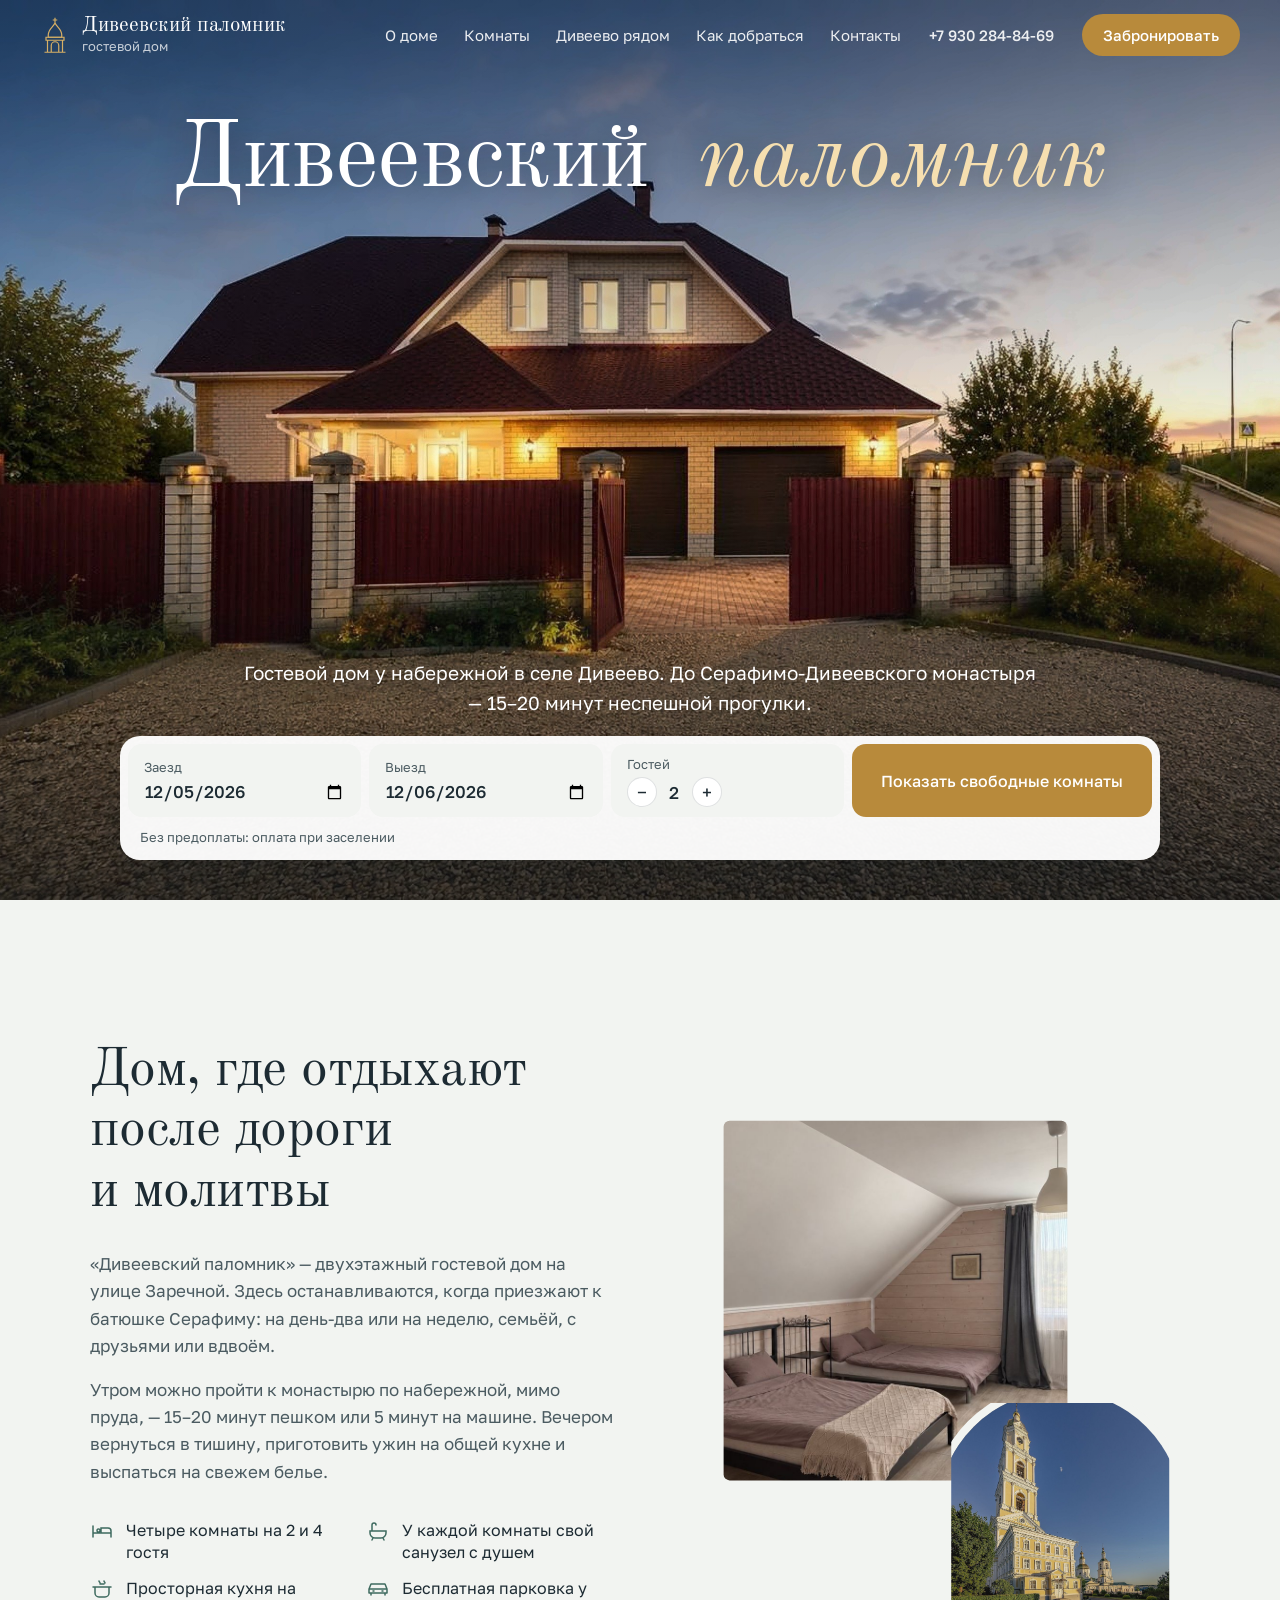
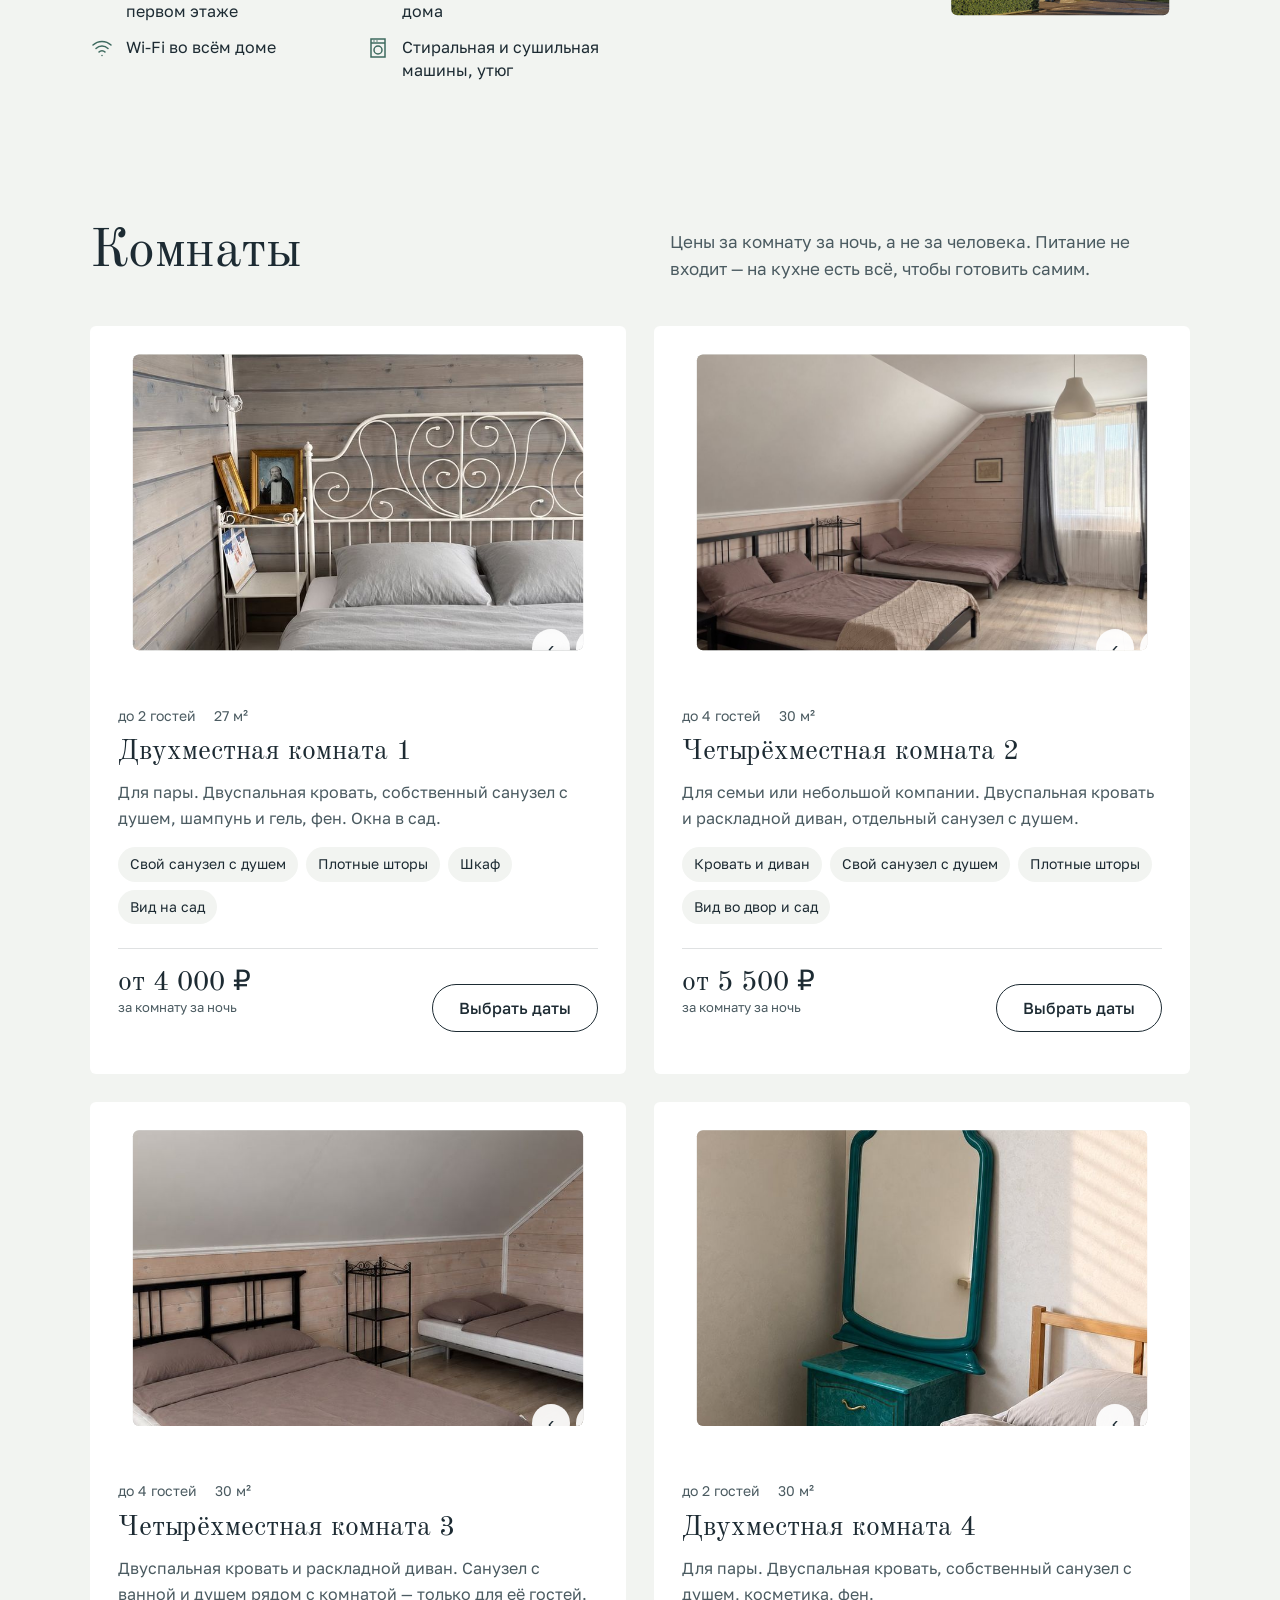
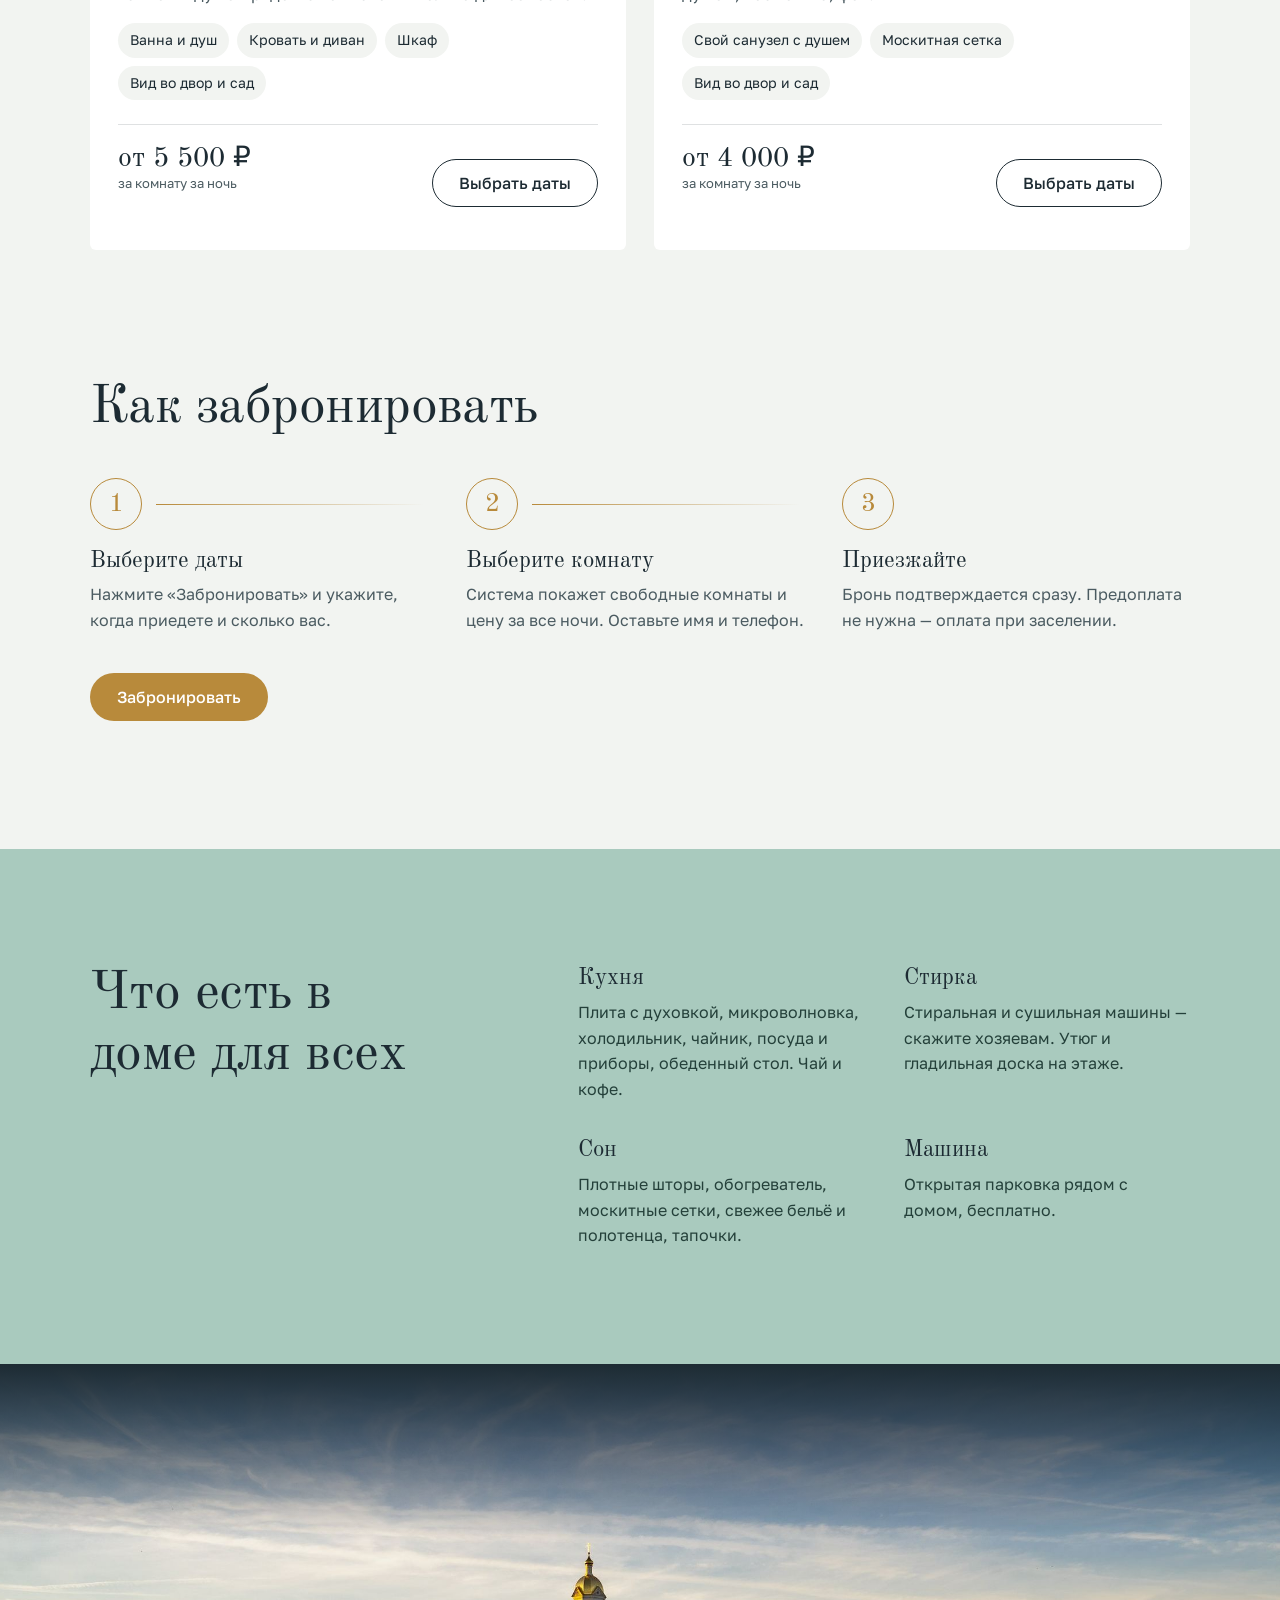
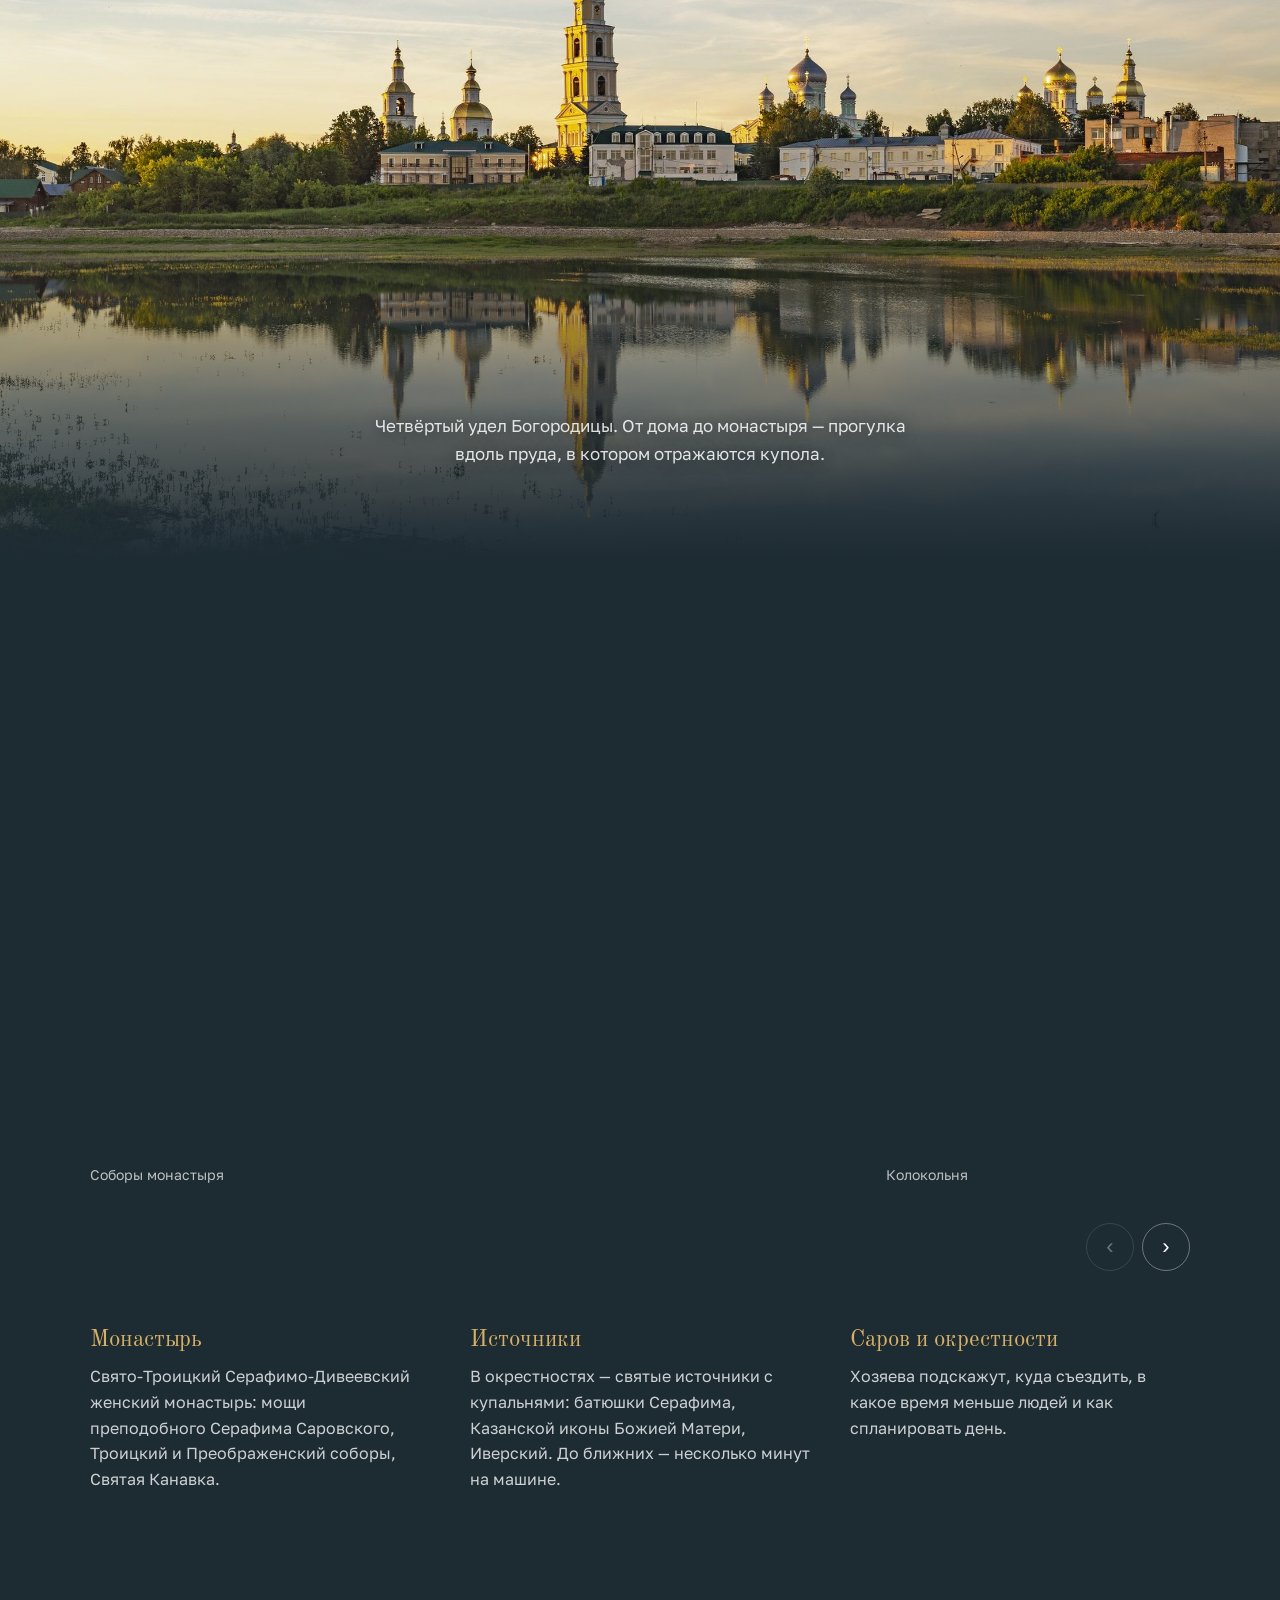
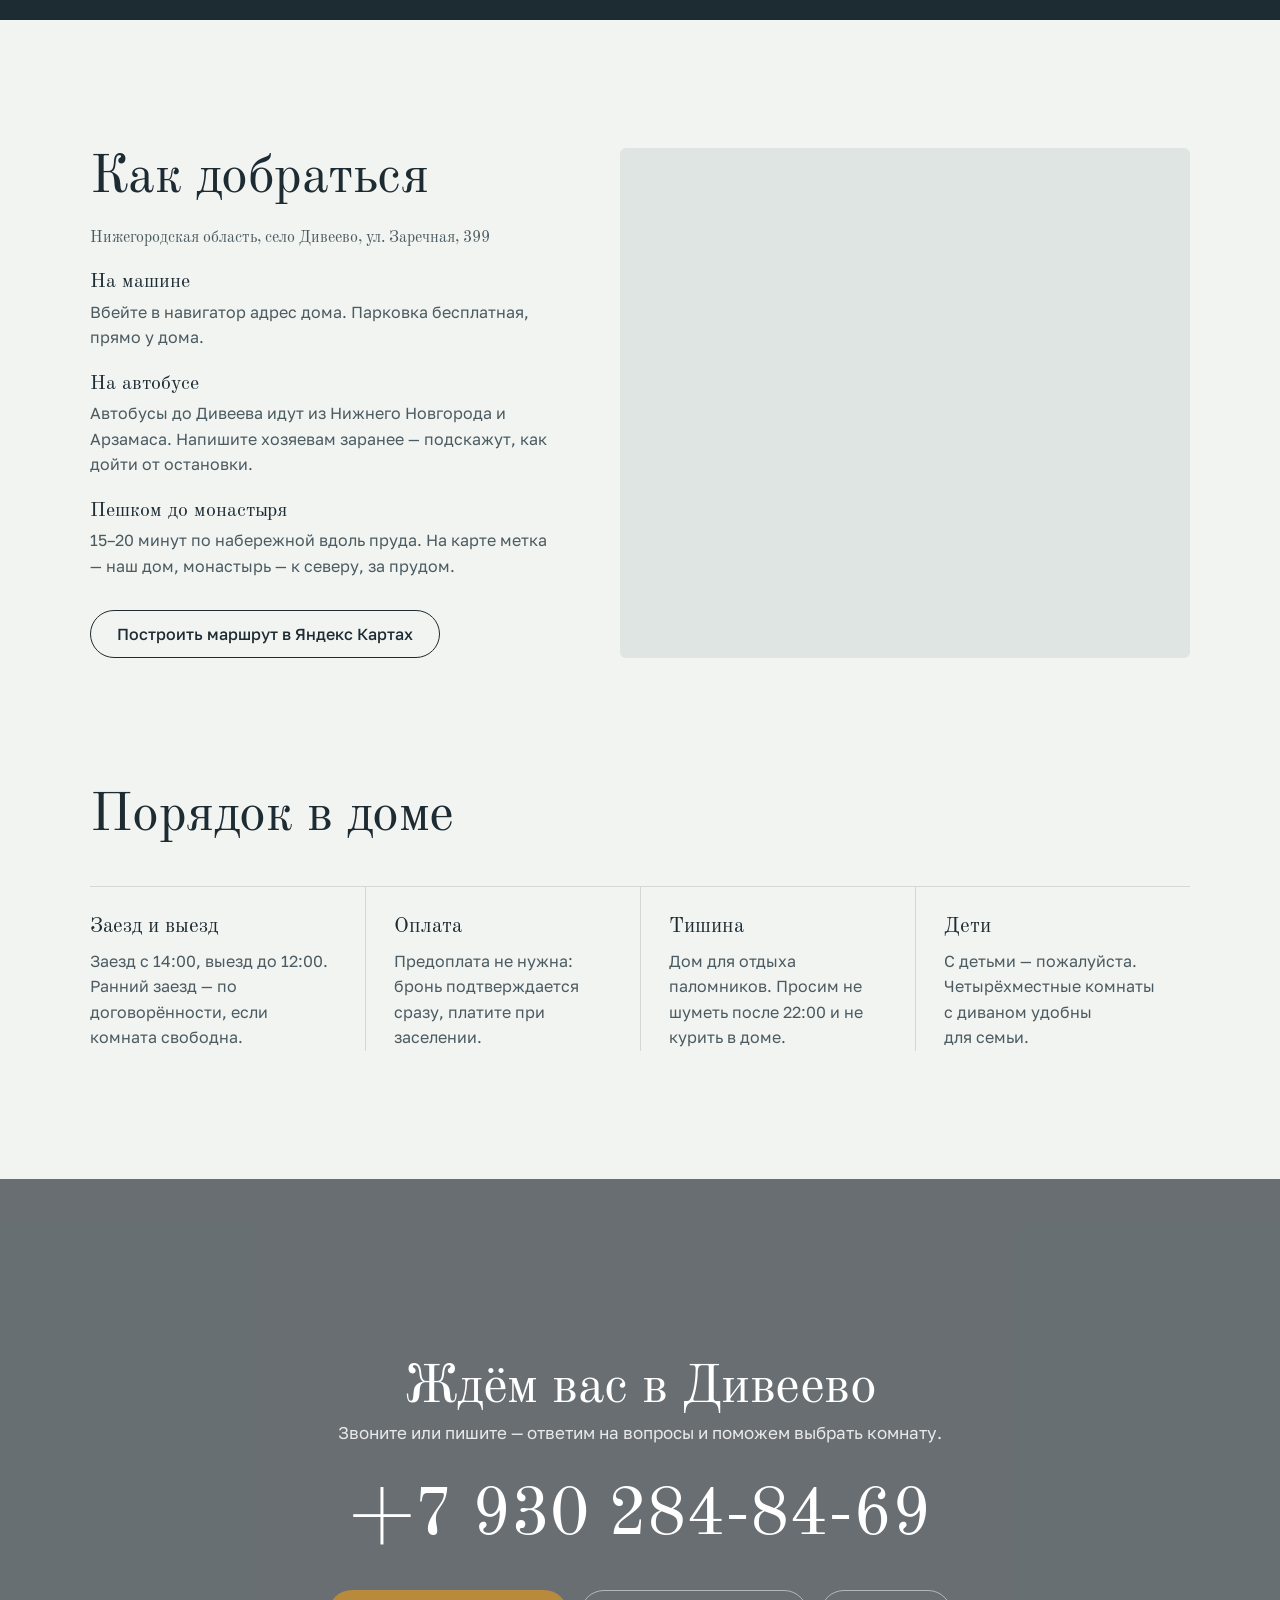
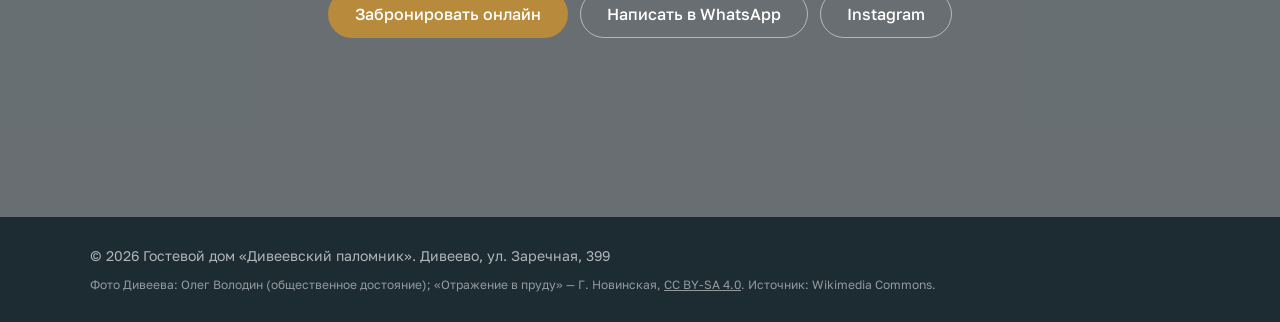
<file: index.html>
<!doctype html>
<html lang="ru">
<head>
<meta charset="utf-8">
<meta name="viewport" content="width=device-width, initial-scale=1">
<title>Дивеевский паломник — гостевой дом в Дивеево</title>
<meta name="description" content="Гостевой дом «Дивеевский паломник» в селе Дивеево: четыре комнаты с собственным санузлом, общая кухня, парковка. 15–20 минут пешком по набережной до Серафимо-Дивеевского монастыря. Онлайн-бронирование без предоплаты.">
<meta property="og:title" content="Дивеевский паломник — гостевой дом в Дивеево">
<meta property="og:description" content="Четыре комнаты в 15 минутах пешком от монастыря. Бронирование онлайн без предоплаты.">
<meta property="og:image" content="https://anilibriabro.github.io/diveevo-palomnik/img/og.jpg">
<meta property="og:url" content="https://anilibriabro.github.io/diveevo-palomnik/">
<link rel="canonical" href="https://anilibriabro.github.io/diveevo-palomnik/">
<meta property="og:type" content="website">
<meta name="theme-color" content="#1d2b33">
<meta http-equiv="Content-Security-Policy" content="default-src 'self'; script-src 'self'; style-src 'self'; img-src 'self' data:; font-src 'self'; frame-src https://www.openstreetmap.org; connect-src 'self'; base-uri 'self'; form-action 'self'; object-src 'none'">
<meta name="referrer" content="strict-origin-when-cross-origin">
<link rel="icon" href="img/favicon.svg" type="image/svg+xml">
<link rel="stylesheet" href="fonts/fonts.css?v=202610291808">
<link rel="preload" as="image" href="img/hero.jpg">
<link rel="stylesheet" href="styles.css?v=202610291808">
</head>
<body>

<a class="skip" href="#main">К содержанию</a>

<header class="top" data-top>
  <div class="top__in">
    <a class="brand" href="#" aria-label="Дивеевский паломник — на главную">
      <svg class="brand__mark" viewBox="0 0 40 48" aria-hidden="true"><use href="#dome"/></svg>
      <span class="brand__name" translate="no">Дивеевский паломник<small>гостевой дом</small></span>
    </a>
    <nav class="nav" aria-label="Разделы">
      <a href="#dom">О доме</a>
      <a href="#komnaty">Комнаты</a>
      <a href="#diveevo">Дивеево рядом</a>
      <a href="#doroga">Как добраться</a>
      <a href="#kontakty">Контакты</a>
    </nav>
    <a class="top__phone" href="tel:+79302848469">+7 930 284-84-69</a>
    <a class="btn btn--gold top__cta" href="booking.html">Забронировать</a>
    <button class="burger" type="button" aria-label="Открыть меню" aria-expanded="false" aria-controls="menu" data-burger><span></span><span></span></button>
  </div>
  <div class="menu" id="menu" hidden data-menu>
    <a href="#dom">О доме</a>
    <a href="#komnaty">Комнаты</a>
    <a href="#diveevo">Дивеево рядом</a>
    <a href="#doroga">Как добраться</a>
    <a href="#kontakty">Контакты</a>
    <a class="menu__phone" href="tel:+79302848469">+7 930 284-84-69</a>
  </div>
</header>

<main id="main">

<section class="hero" aria-labelledby="hero-title">
  <div class="hero__media" aria-hidden="true">
    <img src="img/hero-1600.jpg" srcset="img/hero-1600.jpg 1600w, img/hero.jpg 2560w" sizes="100vw" alt="" width="2560" height="1706" fetchpriority="high">
  </div>
  <div class="hero__shade" aria-hidden="true"></div>

  <div class="hero__body">
    <h1 class="hero__title" id="hero-title">
      <span class="hero__line">Дивеевский</span>
      <span class="hero__line">паломник</span>
    </h1>
  </div>

  <p class="hero__lead">Гостевой дом у набережной в селе Дивеево. До Серафимо-Дивеевского монастыря — 15–20&nbsp;минут неспешной прогулки.</p>

  <form class="search" action="booking.html" method="get" data-search>
    <label class="search__field">
      <span>Заезд</span>
      <input type="date" name="from" autocomplete="off" required data-from>
    </label>
    <label class="search__field">
      <span>Выезд</span>
      <input type="date" name="to" autocomplete="off" required data-to>
    </label>
    <div class="search__field search__field--guests">
      <span id="guests-label">Гостей</span>
      <div class="stepper" role="group" aria-labelledby="guests-label">
        <button type="button" aria-label="Меньше гостей" data-step="-1">−</button>
        <output data-guests aria-live="polite">2</output>
        <button type="button" aria-label="Больше гостей" data-step="1">+</button>
      </div>
    </div>
    <button class="btn btn--gold search__go" type="submit">Показать свободные комнаты</button>
    <p class="search__note">Без предоплаты: оплата при заселении</p>
  </form>
</section>

<section class="about" id="dom" aria-labelledby="about-title">
  <div class="wrap about__grid">
    <div class="about__text">
      <h2 id="about-title">Дом, где отдыхают после дороги и молитвы</h2>
      <p>«Дивеевский паломник» — двухэтажный гостевой дом на улице Заречной. Здесь останавливаются, когда приезжают к батюшке Серафиму: на день-два или на неделю, семьёй, с друзьями или вдвоём.</p>
      <p>Утром можно пройти к монастырю по набережной, мимо пруда, — 15–20 минут пешком или 5 минут на машине. Вечером вернуться в тишину, приготовить ужин на общей кухне и выспаться на свежем белье.</p>
      <ul class="facts">
        <li><svg aria-hidden="true"><use href="#i-bed"/></svg>Четыре комнаты на 2 и 4 гостя</li>
        <li><svg aria-hidden="true"><use href="#i-bath"/></svg>У каждой комнаты свой санузел с душем</li>
        <li><svg aria-hidden="true"><use href="#i-pot"/></svg>Просторная кухня на первом этаже</li>
        <li><svg aria-hidden="true"><use href="#i-car"/></svg>Бесплатная парковка у дома</li>
        <li><svg aria-hidden="true"><use href="#i-wifi"/></svg>Wi-Fi во всём доме</li>
        <li><svg aria-hidden="true"><use href="#i-wash"/></svg>Стиральная и сушильная машины, утюг</li>
      </ul>
    </div>
    <figure class="about__photos">
      <img class="about__p1" src="img/room2-1.jpg" alt="Четырёхместная комната под скатом крыши: кровать и диван" loading="lazy" width="1200" height="900">
      <img class="about__p2" src="img/tower.jpg" alt="Колокольня Дивеевского монастыря" loading="lazy" width="1600" height="1443">
    </figure>
  </div>
</section>

<section class="rooms" id="komnaty" aria-labelledby="rooms-title">
  <div class="wrap">
    <div class="section-head">
      <h2 id="rooms-title">Комнаты</h2>
      <p>Цены за комнату за ночь, а не за человека. Питание не входит — на кухне есть всё, чтобы готовить самим.</p>
    </div>
    <div class="rooms__list" data-rooms></div>
  </div>
</section>

<section class="steps" aria-labelledby="steps-title">
  <div class="wrap">
    <h2 id="steps-title">Как забронировать</h2>
    <ol class="steps__list">
      <li><h3>Выберите даты</h3><p>Нажмите «Забронировать» и укажите, когда приедете и сколько вас.</p></li>
      <li><h3>Выберите комнату</h3><p>Система покажет свободные комнаты и цену за все ночи. Оставьте имя и телефон.</p></li>
      <li><h3>Приезжайте</h3><p>Бронь подтверждается сразу. Предоплата не нужна — оплата при заселении.</p></li>
    </ol>
    <a class="btn btn--gold" href="booking.html">Забронировать</a>
  </div>
</section>

<section class="kitchen" aria-labelledby="kitchen-title">
  <div class="wrap kitchen__grid">
    <h2 id="kitchen-title">Что есть в доме для всех</h2>
    <dl class="kitchen__list">
      <div><dt>Кухня</dt><dd>Плита с духовкой, микроволновка, холодильник, чайник, посуда и приборы, обеденный стол. Чай и кофе.</dd></div>
      <div><dt>Стирка</dt><dd>Стиральная и сушильная машины — скажите хозяевам. Утюг и гладильная доска на этаже.</dd></div>
      <div><dt>Сон</dt><dd>Плотные шторы, обогреватель, москитные сетки, свежее бельё и полотенца, тапочки.</dd></div>
      <div><dt>Машина</dt><dd>Открытая парковка рядом с домом, бесплатно.</dd></div>
    </dl>
  </div>
</section>

<section class="place" id="diveevo" aria-labelledby="place-title">
  <div class="pond" data-pond>
    <img class="pond__img" src="img/pond.jpg" alt="Дивеевский монастырь над прудом на закате" loading="lazy" width="2400" height="1493">
    <div class="pond__shade" aria-hidden="true"></div>
    <div class="pond__body">
      <h2 class="pond__title" id="place-title">Дивеево рядом</h2>
      <div class="pond__reflect" aria-hidden="true">Дивеево рядом</div>
      <p>Четвёртый удел Богородицы. От дома до монастыря — прогулка вдоль пруда, в котором отражаются купола.</p>
    </div>
  </div>
  <div class="strip" data-strip tabindex="0" aria-label="Фотографии Дивеева">
    <figure><img src="img/place-1.jpg" alt="Соборы Дивеевского монастыря" loading="lazy" width="1600" height="1053"><figcaption>Соборы монастыря</figcaption></figure>
    <figure><img src="img/place-3.jpg" alt="Колокольня монастыря на фоне розового неба" loading="lazy" width="1600" height="1361"><figcaption>Колокольня</figcaption></figure>
    <figure><img src="img/place-4.jpg" alt="Монастырь отражается в пруду" loading="lazy" width="1600" height="1047"><figcaption>Отражение в пруду</figcaption></figure>
    <figure><img src="img/place-5.jpg" alt="Собор вечером, при луне" loading="lazy" width="1600" height="1217"><figcaption>Вечер у собора</figcaption></figure>
    <figure><img src="img/place-6.jpg" alt="Монастырский сад с деревянными крестами" loading="lazy" width="1600" height="1067"><figcaption>Монастырский сад</figcaption></figure>
  </div>
  <div class="wrap strip-nav">
    <button type="button" aria-label="Предыдущие фото" data-strip-step="-1">‹</button>
    <button type="button" aria-label="Следующие фото" data-strip-step="1">›</button>
  </div>
  <div class="wrap place__cols">
    <div>
      <h3>Монастырь</h3>
      <p>Свято-Троицкий Серафимо-Дивеевский женский монастырь: мощи преподобного Серафима Саровского, Троицкий и Преображенский соборы, Святая Канавка.</p>
    </div>
    <div>
      <h3>Источники</h3>
      <p>В окрестностях — святые источники с купальнями: батюшки Серафима, Казанской иконы Божией Матери, Иверский. До ближних — несколько минут на машине.</p>
    </div>
    <div>
      <h3>Саров и окрестности</h3>
      <p>Хозяева подскажут, куда съездить, в какое время меньше людей и как спланировать день.</p>
    </div>
  </div>
</section>

<section class="road" id="doroga" aria-labelledby="road-title">
  <div class="wrap road__grid">
    <div class="road__text">
      <h2 id="road-title">Как добраться</h2>
      <p class="road__addr">Нижегородская область, село Дивеево, ул.&nbsp;Заречная,&nbsp;399</p>
      <h3>На машине</h3>
      <p>Вбейте в навигатор адрес дома. Парковка бесплатная, прямо у дома.</p>
      <h3>На автобусе</h3>
      <p>Автобусы до Дивеева идут из Нижнего Новгорода и Арзамаса. Напишите хозяевам заранее — подскажут, как дойти от остановки.</p>
      <h3>Пешком до монастыря</h3>
      <p>15–20 минут по набережной вдоль пруда. На карте метка — наш дом, монастырь — к северу, за прудом.</p>
      <a class="btn btn--line" href="https://yandex.ru/maps/?rtext=~55.02346%2C43.24528&amp;rtt=auto" target="_blank" rel="noopener">Построить маршрут в Яндекс Картах</a>
    </div>
    <div class="road__map">
      <iframe title="Дом на карте" loading="lazy" src="https://www.openstreetmap.org/export/embed.html?bbox=43.2280%2C55.0190%2C43.2600%2C55.0460&amp;layer=mapnik&amp;marker=55.02346%2C43.24528"></iframe>
    </div>
  </div>
</section>

<section class="rules" aria-labelledby="rules-title">
  <div class="wrap">
    <h2 id="rules-title">Порядок в доме</h2>
    <div class="rules__grid">
      <div><h3>Заезд и выезд</h3><p>Заезд с 14:00, выезд до 12:00. Ранний заезд — по договорённости, если комната свободна.</p></div>
      <div><h3>Оплата</h3><p>Предоплата не нужна: бронь подтверждается сразу, платите при заселении.</p></div>
      <div><h3>Тишина</h3><p>Дом для отдыха паломников. Просим не шуметь после 22:00 и не курить в доме.</p></div>
      <div><h3>Дети</h3><p>С детьми — пожалуйста. Четырёхместные комнаты с диваном удобны для семьи.</p></div>
    </div>
  </div>
</section>

<section class="contact" id="kontakty" aria-labelledby="contact-title">
  <div class="contact__media" aria-hidden="true"><img src="img/evening.jpg" alt="" loading="lazy" width="1600" height="1071"></div>
  <div class="wrap contact__body">
    <h2 id="contact-title">Ждём вас в Дивеево</h2>
    <p>Звоните или пишите — ответим на вопросы и поможем выбрать комнату.</p>
    <a class="contact__phone" href="tel:+79302848469">+7 930 284-84-69</a>
    <div class="contact__links">
      <a class="btn btn--gold" href="booking.html">Забронировать онлайн</a>
      <a class="btn btn--ghost" href="https://wa.me/79302848469" target="_blank" rel="noopener">Написать в WhatsApp</a>
      <a class="btn btn--ghost" href="https://www.instagram.com/diveevo_palomnik/" target="_blank" rel="noopener">Instagram</a>
    </div>
  </div>
</section>

</main>

<footer class="foot">
  <div class="wrap foot__in">
    <p>© <span data-year>2026</span> Гостевой дом «Дивеевский паломник». Дивеево, ул. Заречная, 399</p>
    <p class="foot__credits">Фото Дивеева: Олег Володин (общественное достояние); «Отражение в пруду» — Г. Новинская, <a href="https://creativecommons.org/licenses/by-sa/4.0/deed.ru" target="_blank" rel="noopener">CC BY-SA 4.0</a>. Источник: Wikimedia Commons.</p>
  </div>
</footer>

<a class="float-book" href="booking.html" data-float>Забронировать</a>

<dialog class="lightbox" data-lightbox aria-label="Фото комнаты">
  <img alt="" data-lightbox-img>
  <button type="button" class="lightbox__close" aria-label="Закрыть" data-lightbox-close>×</button>
  <button type="button" class="lightbox__nav lightbox__nav--prev" aria-label="Предыдущее фото" data-lightbox-step="-1">‹</button>
  <button type="button" class="lightbox__nav lightbox__nav--next" aria-label="Следующее фото" data-lightbox-step="1">›</button>
</dialog>

<svg class="sprite" width="0" height="0" aria-hidden="true">
  <defs>
    <filter id="ripple" x="-5%" y="-20%" width="110%" height="140%">
      <feTurbulence type="fractalNoise" baseFrequency="0.008 0.09" numOctaves="2" seed="3" result="n" data-turb/>
      <feDisplacementMap in="SourceGraphic" in2="n" scale="9" xChannelSelector="R" yChannelSelector="G"/>
    </filter>
  </defs>
  <symbol id="dome" viewBox="0 0 40 48"><path d="M20 1v7M17 4h6M20 8c-2 5-9 8-9 16v3h18v-3c0-8-7-11-9-16Z" fill="none" stroke="currentColor" stroke-width="1.6" stroke-linejoin="round"/><path d="M8 27h24v4H8zM10 31v16M30 31v16M15 47v-9a5 5 0 0 1 10 0v9M6 47h28" fill="none" stroke="currentColor" stroke-width="1.6"/></symbol>
  <symbol id="i-bed" viewBox="0 0 24 24"><path d="M3 18V7M3 14h18v4M21 14v-2a3 3 0 0 0-3-3h-7v5M7 11.5a1.5 1.5 0 1 0 0-.01" fill="none" stroke="currentColor" stroke-width="1.5" stroke-linecap="round"/></symbol>
  <symbol id="i-bath" viewBox="0 0 24 24"><path d="M4 12h16v2a5 5 0 0 1-5 5H9a5 5 0 0 1-5-5v-2ZM6 12V6a2 2 0 0 1 4 0M7 19l-1 2M17 19l1 2" fill="none" stroke="currentColor" stroke-width="1.5" stroke-linecap="round"/></symbol>
  <symbol id="i-pot" viewBox="0 0 24 24"><path d="M5 10h14v6a4 4 0 0 1-4 4H9a4 4 0 0 1-4-4v-6ZM3 10h18M10 7h4M9 4c0 1 1 1 1 2M14 4c0 1 1 1 1 2" fill="none" stroke="currentColor" stroke-width="1.5" stroke-linecap="round"/></symbol>
  <symbol id="i-car" viewBox="0 0 24 24"><path d="M5 16v2M19 16v2M3 16v-4l2-5h14l2 5v4H3ZM3 12h18M7 14h1M16 14h1" fill="none" stroke="currentColor" stroke-width="1.5" stroke-linecap="round" stroke-linejoin="round"/></symbol>
  <symbol id="i-wifi" viewBox="0 0 24 24"><path d="M3 9a13 13 0 0 1 18 0M6 12.5a8.5 8.5 0 0 1 12 0M9 16a4 4 0 0 1 6 0M12 19.5h.01" fill="none" stroke="currentColor" stroke-width="1.5" stroke-linecap="round"/></symbol>
  <symbol id="i-wash" viewBox="0 0 24 24"><path d="M5 3h14v18H5zM5 7h14M8 5h.01M11 5h.01" fill="none" stroke="currentColor" stroke-width="1.5" stroke-linecap="round"/><circle cx="12" cy="14" r="4" fill="none" stroke="currentColor" stroke-width="1.5"/></symbol>
</svg>

<script src="rooms.js?v=202610291808"></script>
<script src="main.js?v=202610291808"></script>
</body>
</html>
</file>
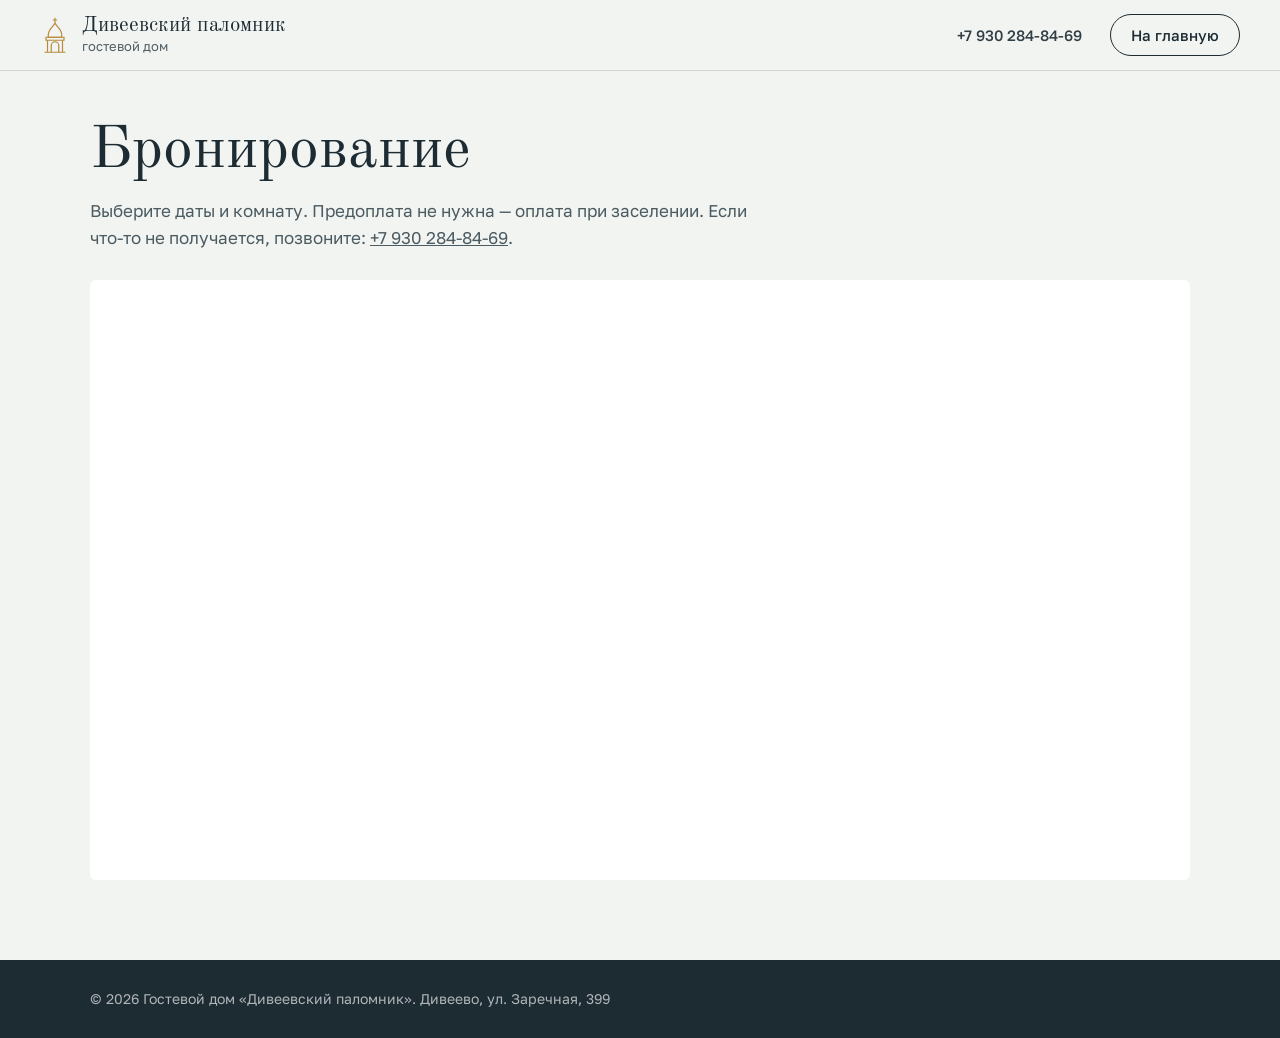
<file: booking.html>
<!doctype html>
<html lang="ru">
<head>
<meta charset="utf-8">
<meta name="viewport" content="width=device-width, initial-scale=1">
<title>Бронирование — Дивеевский паломник</title>
<meta name="description" content="Онлайн-бронирование комнат в гостевом доме «Дивеевский паломник», Дивеево. Без предоплаты.">
<meta name="theme-color" content="#1d2b33">
<meta http-equiv="Content-Security-Policy" content="default-src 'self'; script-src 'self' https://widget.reservationsteps.ru https://reservationsteps.ru; style-src 'self' 'unsafe-inline' https://widget.reservationsteps.ru https://reservationsteps.ru https://fonts.googleapis.com; img-src 'self' data: https:; font-src 'self' data: https://widget.reservationsteps.ru https://reservationsteps.ru https://fonts.gstatic.com; frame-src https://reservationsteps.ru https://*.reservationsteps.ru; connect-src 'self' https://reservationsteps.ru https://*.reservationsteps.ru; base-uri 'self'; form-action 'self'; object-src 'none'">
<meta name="referrer" content="strict-origin-when-cross-origin">
<link rel="icon" href="img/favicon.svg" type="image/svg+xml">
<link rel="stylesheet" href="fonts/fonts.css?v=202610291808">
<link rel="stylesheet" href="styles.css?v=202610291808">
</head>
<body class="booking-page">

<header class="top is-solid site-header">
  <div class="top__in">
    <a class="brand" href="index.html" aria-label="Дивеевский паломник — на главную">
      <svg class="brand__mark" viewBox="0 0 40 48" aria-hidden="true"><path d="M20 1v7M17 4h6M20 8c-2 5-9 8-9 16v3h18v-3c0-8-7-11-9-16Z" fill="none" stroke="currentColor" stroke-width="1.6" stroke-linejoin="round"/><path d="M8 27h24v4H8zM10 31v16M30 31v16M15 47v-9a5 5 0 0 1 10 0v9M6 47h28" fill="none" stroke="currentColor" stroke-width="1.6"/></svg>
      <span class="brand__name" translate="no">Дивеевский паломник<small>гостевой дом</small></span>
    </a>
    <a class="top__phone booking-phone" href="tel:+79302848469">+7 930 284-84-69</a>
    <a class="btn btn--line top__back" href="index.html">На главную</a>
  </div>
</header>

<main class="booking">
  <div class="wrap booking__head">
    <h1>Бронирование</h1>
    <p>Выберите даты и комнату. Предоплата не нужна — оплата при заселении. Если что-то не получается, позвоните: <a href="tel:+79302848469">+7 930 284-84-69</a>.</p>
  </div>
  <div class="wrap">
    <div class="booking__frame" id="booking_iframe"></div>
  </div>
</main>

<footer class="foot">
  <div class="wrap foot__in">
    <p>© 2026 Гостевой дом «Дивеевский паломник». Дивеево, ул. Заречная, 399</p>
  </div>
</footer>

<script src="https://widget.reservationsteps.ru/iframe/library/dist/booking_iframe.js"></script>
<script src="booking.js?v=202610291808"></script>
</body>
</html>
</file>
<file: fonts/fonts.css>
/* Шрифты лежат на сайте: Golos Text и Old Standard TT (SIL Open Font License) */
@font-face {
  font-family: 'Golos Text';
  font-style: normal;
  font-weight: 400;
  font-display: swap;
  src: url(GolosText-400-cyrillic-ext.woff2) format('woff2');
  unicode-range: U+0460-052F, U+1C80-1C8A, U+20B4, U+2DE0-2DFF, U+A640-A69F, U+FE2E-FE2F;
}
@font-face {
  font-family: 'Golos Text';
  font-style: normal;
  font-weight: 400;
  font-display: swap;
  src: url(GolosText-400-cyrillic.woff2) format('woff2');
  unicode-range: U+0301, U+0400-045F, U+0490-0491, U+04B0-04B1, U+2116;
}
@font-face {
  font-family: 'Golos Text';
  font-style: normal;
  font-weight: 400;
  font-display: swap;
  src: url(GolosText-400-latin.woff2) format('woff2');
  unicode-range: U+0000-00FF, U+0131, U+0152-0153, U+02BB-02BC, U+02C6, U+02DA, U+02DC, U+0304, U+0308, U+0329, U+2000-206F, U+20AC, U+2122, U+2191, U+2193, U+2212, U+2215, U+FEFF, U+FFFD;
}
@font-face {
  font-family: 'Golos Text';
  font-style: normal;
  font-weight: 500;
  font-display: swap;
  src: url(GolosText-500-cyrillic-ext.woff2) format('woff2');
  unicode-range: U+0460-052F, U+1C80-1C8A, U+20B4, U+2DE0-2DFF, U+A640-A69F, U+FE2E-FE2F;
}
@font-face {
  font-family: 'Golos Text';
  font-style: normal;
  font-weight: 500;
  font-display: swap;
  src: url(GolosText-500-cyrillic.woff2) format('woff2');
  unicode-range: U+0301, U+0400-045F, U+0490-0491, U+04B0-04B1, U+2116;
}
@font-face {
  font-family: 'Golos Text';
  font-style: normal;
  font-weight: 500;
  font-display: swap;
  src: url(GolosText-500-latin.woff2) format('woff2');
  unicode-range: U+0000-00FF, U+0131, U+0152-0153, U+02BB-02BC, U+02C6, U+02DA, U+02DC, U+0304, U+0308, U+0329, U+2000-206F, U+20AC, U+2122, U+2191, U+2193, U+2212, U+2215, U+FEFF, U+FFFD;
}
@font-face {
  font-family: 'Golos Text';
  font-style: normal;
  font-weight: 600;
  font-display: swap;
  src: url(GolosText-600-cyrillic-ext.woff2) format('woff2');
  unicode-range: U+0460-052F, U+1C80-1C8A, U+20B4, U+2DE0-2DFF, U+A640-A69F, U+FE2E-FE2F;
}
@font-face {
  font-family: 'Golos Text';
  font-style: normal;
  font-weight: 600;
  font-display: swap;
  src: url(GolosText-600-cyrillic.woff2) format('woff2');
  unicode-range: U+0301, U+0400-045F, U+0490-0491, U+04B0-04B1, U+2116;
}
@font-face {
  font-family: 'Golos Text';
  font-style: normal;
  font-weight: 600;
  font-display: swap;
  src: url(GolosText-600-latin.woff2) format('woff2');
  unicode-range: U+0000-00FF, U+0131, U+0152-0153, U+02BB-02BC, U+02C6, U+02DA, U+02DC, U+0304, U+0308, U+0329, U+2000-206F, U+20AC, U+2122, U+2191, U+2193, U+2212, U+2215, U+FEFF, U+FFFD;
}
@font-face {
  font-family: 'Old Standard TT';
  font-style: italic;
  font-weight: 400;
  font-display: swap;
  src: url(OldStandardTT-400i-cyrillic-ext.woff2) format('woff2');
  unicode-range: U+0460-052F, U+1C80-1C8A, U+20B4, U+2DE0-2DFF, U+A640-A69F, U+FE2E-FE2F;
}
@font-face {
  font-family: 'Old Standard TT';
  font-style: italic;
  font-weight: 400;
  font-display: swap;
  src: url(OldStandardTT-400i-cyrillic.woff2) format('woff2');
  unicode-range: U+0301, U+0400-045F, U+0490-0491, U+04B0-04B1, U+2116;
}
@font-face {
  font-family: 'Old Standard TT';
  font-style: italic;
  font-weight: 400;
  font-display: swap;
  src: url(OldStandardTT-400i-latin.woff2) format('woff2');
  unicode-range: U+0000-00FF, U+0131, U+0152-0153, U+02BB-02BC, U+02C6, U+02DA, U+02DC, U+0304, U+0308, U+0329, U+2000-206F, U+20AC, U+2122, U+2191, U+2193, U+2212, U+2215, U+FEFF, U+FFFD;
}
@font-face {
  font-family: 'Old Standard TT';
  font-style: normal;
  font-weight: 400;
  font-display: swap;
  src: url(OldStandardTT-400-cyrillic-ext.woff2) format('woff2');
  unicode-range: U+0460-052F, U+1C80-1C8A, U+20B4, U+2DE0-2DFF, U+A640-A69F, U+FE2E-FE2F;
}
@font-face {
  font-family: 'Old Standard TT';
  font-style: normal;
  font-weight: 400;
  font-display: swap;
  src: url(OldStandardTT-400-cyrillic.woff2) format('woff2');
  unicode-range: U+0301, U+0400-045F, U+0490-0491, U+04B0-04B1, U+2116;
}
@font-face {
  font-family: 'Old Standard TT';
  font-style: normal;
  font-weight: 400;
  font-display: swap;
  src: url(OldStandardTT-400-latin.woff2) format('woff2');
  unicode-range: U+0000-00FF, U+0131, U+0152-0153, U+02BB-02BC, U+02C6, U+02DA, U+02DC, U+0304, U+0308, U+0329, U+2000-206F, U+20AC, U+2122, U+2191, U+2193, U+2212, U+2215, U+FEFF, U+FFFD;
}
@font-face {
  font-family: 'Old Standard TT';
  font-style: normal;
  font-weight: 700;
  font-display: swap;
  src: url(OldStandardTT-700-cyrillic-ext.woff2) format('woff2');
  unicode-range: U+0460-052F, U+1C80-1C8A, U+20B4, U+2DE0-2DFF, U+A640-A69F, U+FE2E-FE2F;
}
@font-face {
  font-family: 'Old Standard TT';
  font-style: normal;
  font-weight: 700;
  font-display: swap;
  src: url(OldStandardTT-700-cyrillic.woff2) format('woff2');
  unicode-range: U+0301, U+0400-045F, U+0490-0491, U+04B0-04B1, U+2116;
}
@font-face {
  font-family: 'Old Standard TT';
  font-style: normal;
  font-weight: 700;
  font-display: swap;
  src: url(OldStandardTT-700-latin.woff2) format('woff2');
  unicode-range: U+0000-00FF, U+0131, U+0152-0153, U+02BB-02BC, U+02C6, U+02DA, U+02DC, U+0304, U+0308, U+0329, U+2000-206F, U+20AC, U+2122, U+2191, U+2193, U+2212, U+2215, U+FEFF, U+FFFD;
}
</file>
<file: styles.css>
/* Дивеевский паломник — палитра снята с самого Дивеева:
   побелка стен, зелень монастырских фасадов, золото куполов, вечернее небо над прудом. */
:root {
  --limewash: #f2f4f1;
  --white: #ffffff;
  --dusk: #1d2b33;
  --dusk-2: #2c3e47;
  --ink: #1d2b33;
  --ink-soft: #4b5b61;
  --celadon: #a9cabe;
  --celadon-deep: #3e6a5f;
  --gold: #b88a3b;
  --gold-hi: #d8b065;
  --line: rgba(29, 43, 51, .14);

  --serif: 'Old Standard TT', 'Times New Roman', serif;
  --sans: 'Golos Text', system-ui, sans-serif;

  --wrap: 1180px;
  --gutter: clamp(16px, 4vw, 40px);
  --ease: cubic-bezier(.22, .7, .2, 1);
}

*, *::before, *::after { box-sizing: border-box; }
html { scroll-behavior: smooth; scroll-padding-top: 84px; -webkit-text-size-adjust: 100%; }
body {
  margin: 0;
  background: var(--limewash);
  color: var(--ink);
  font: 400 17px/1.6 var(--sans);
  -webkit-font-smoothing: antialiased;
}
img { display: block; max-width: 100%; height: auto; }
a { color: inherit; }
a, button, input, label { touch-action: manipulation; -webkit-tap-highlight-color: rgba(184, 138, 59, .18); }
body:has(.lightbox[open]) { overflow: hidden; }
h1, h2, h3 { font-family: var(--serif); font-weight: 400; line-height: 1.12; margin: 0; text-wrap: balance; }
h2 { font-size: clamp(32px, 4.6vw, 54px); letter-spacing: -.01em; }
h3 { font-size: 23px; }
p { margin: 0 0 1em; text-wrap: pretty; }
:focus-visible { outline: 2px solid var(--gold); outline-offset: 3px; border-radius: 4px; }

.wrap { max-width: var(--wrap); margin: 0 auto; padding: 0 var(--gutter); }
.skip { position: absolute; left: -999px; top: 8px; z-index: 100; background: var(--white); padding: 8px 14px; }
.skip:focus { left: 8px; }

/* Кнопки */
.btn {
  display: inline-flex; align-items: center; justify-content: center; gap: 10px;
  min-height: 48px; padding: 0 26px; border-radius: 999px; border: 1px solid transparent;
  font: 500 16px/1 var(--sans); text-decoration: none; cursor: pointer;
  transition: background-color .25s var(--ease), color .25s var(--ease), border-color .25s var(--ease), transform .2s var(--ease);
}
.btn:active { transform: scale(.98); }
.btn--gold { background: var(--gold); color: var(--white); }
.btn--gold:hover { background: #a37830; }
.btn--line { border-color: var(--ink); color: var(--ink); }
.btn--line:hover { background: var(--ink); color: var(--white); }
.btn--ghost { border-color: rgba(255,255,255,.5); color: var(--white); }
.btn--ghost:hover { background: rgba(255,255,255,.12); border-color: var(--white); }

/* Шапка */
.top { position: fixed; inset: 0 0 auto; z-index: 50; color: var(--white); transition: background-color .35s var(--ease), color .35s var(--ease), box-shadow .35s var(--ease); }
.top__in { max-width: 1320px; margin: 0 auto; padding: 14px var(--gutter); display: flex; align-items: center; gap: 28px; }
.top.is-solid { background: rgba(242, 244, 241, .94); color: var(--ink); box-shadow: 0 1px 0 var(--line); backdrop-filter: blur(10px); -webkit-backdrop-filter: blur(10px); }
.brand { display: flex; align-items: center; gap: 12px; text-decoration: none; margin-right: auto; }
.brand__mark { width: 30px; height: 36px; color: var(--gold-hi); flex: none; }
.top.is-solid .brand__mark { color: var(--gold); }
.brand__name { font: 400 21px/1.05 var(--serif); }
.brand__name small { display: block; font: 400 13px/1.4 var(--sans); opacity: .75; }
.nav { display: flex; gap: 26px; }
.nav a, .top__phone { font-size: 15px; text-decoration: none; opacity: .9; }
.nav a { position: relative; padding: 6px 0; }
.nav a::after { content: ''; position: absolute; left: 0; right: 0; bottom: 0; height: 1px; background: currentColor; transform: scaleX(0); transform-origin: left; transition: transform .3s var(--ease); }
.nav a:hover::after { transform: scaleX(1); }
.top__phone { font-weight: 500; white-space: nowrap; }
.top__cta { min-height: 42px; padding: 0 20px; font-size: 15px; }
.burger { display: none; width: 44px; height: 44px; border: 0; background: none; color: inherit; cursor: pointer; position: relative; }
.burger span { position: absolute; left: 11px; right: 11px; height: 1.5px; background: currentColor; transition: transform .3s var(--ease); }
.burger span:first-child { top: 17px; }
.burger span:last-child { top: 26px; }
.burger[aria-expanded="true"] span:first-child { transform: translateY(4.5px) rotate(45deg); }
.burger[aria-expanded="true"] span:last-child { transform: translateY(-4.5px) rotate(-45deg); }
.menu { background: var(--limewash); color: var(--ink); padding: 8px var(--gutter) 24px; display: grid; }
.menu[hidden] { display: none; }
.menu a { font: 400 26px/1 var(--serif); text-decoration: none; padding: 14px 0; border-bottom: 1px solid var(--line); }
.menu .menu__phone { font: 500 18px/1 var(--sans); border: 0; padding-top: 20px; }

/* Первый экран */
.hero { position: relative; min-height: 100svh; display: grid; grid-template-columns: minmax(0, 1fr); grid-template-rows: 1fr auto auto; color: var(--white); overflow: hidden; background: var(--dusk); }
.hero__media { position: absolute; inset: 0; }
.hero__media img { width: 100%; height: 100%; object-fit: cover; object-position: 50% 40%; }
.hero__shade { position: absolute; inset: 0; background:
  linear-gradient(180deg, rgba(16,26,40,.5) 0%, rgba(16,26,40,.18) 34%, rgba(16,26,40,0) 52%, rgba(16,22,26,.6) 100%); }
.hero__body { position: relative; align-self: start; text-align: center; padding: clamp(104px, 13vh, 150px) var(--gutter) 24px; }
.hero__title { font: 400 clamp(52px, 7.4vw, 116px)/.95 var(--serif); letter-spacing: -.015em; text-shadow: 0 2px 34px rgba(10, 20, 30, .45); }
.hero__line { display: inline-block; margin: 0 .12em; }
.hero__title .hero__line { opacity: 0; transform: translateY(.35em); animation: rise 1.6s var(--ease) forwards; }
.hero__title .hero__line:nth-child(2) { animation-delay: .25s; font-style: italic; color: #f6dfb0; }
@keyframes rise { to { opacity: 1; transform: none; } }
.hero__lead { position: relative; z-index: 2; text-align: center; max-width: calc(42em + 2 * var(--gutter)); margin: 0 auto 18px; padding: 0 var(--gutter); font-size: clamp(17px, 1.6vw, 19px); text-shadow: 0 1px 16px rgba(10, 20, 30, .5); opacity: 0; animation: rise 1.2s .9s var(--ease) forwards; }

/* Пруд: название отражается в воде */
.pond { position: relative; height: clamp(520px, 62vw, 820px); overflow: hidden; margin-bottom: clamp(48px, 6vw, 80px); }
.pond__img { position: absolute; inset: 0; width: 100%; height: 100%; object-fit: cover; object-position: 50% 45%; transform: scale(1.08); transition: transform 6s var(--ease); }
.pond.is-in .pond__img { transform: scale(1); }
.pond__shade { position: absolute; inset: 0; background: linear-gradient(180deg, var(--dusk) 0%, rgba(29,43,51,0) 22%, rgba(29,43,51,0) 55%, rgba(29,43,51,.55) 82%, var(--dusk) 100%); }
.pond__body { position: absolute; left: 0; right: 0; top: 57%; text-align: center; padding: 0 var(--gutter); }
.pond__title, .pond__reflect { font: 400 clamp(46px, 8vw, 124px)/1 var(--serif); letter-spacing: -.015em; margin: 0; }
.pond__title { text-shadow: 0 2px 30px rgba(10, 20, 26, .4); opacity: 0; transform: translateY(.3em); transition: opacity 1.4s var(--ease), transform 1.4s var(--ease); }
.pond__reflect {
  transform: scaleY(-1); height: .7em; overflow: hidden; display: flex; align-items: flex-end; justify-content: center; margin-top: .04em; pointer-events: none; user-select: none;
  color: rgba(255, 228, 180, .7); filter: url(#ripple) blur(.5px);
  -webkit-mask-image: linear-gradient(to top, rgba(0,0,0,.75), transparent 95%); mask-image: linear-gradient(to top, rgba(0,0,0,.75), transparent 95%);
  opacity: 0; transition: opacity 2s .6s var(--ease);
}
.pond.is-in .pond__title { opacity: 1; transform: none; }
.pond.is-in .pond__reflect { opacity: 1; }
.pond__body p { max-width: 32em; margin: 18px auto 0; color: rgba(255,255,255,.85); text-shadow: 0 1px 14px rgba(10,20,26,.6); }

/* Как забронировать */
.steps { padding: 0 0 clamp(80px, 10vw, 130px); }
.steps h2 { margin-bottom: 40px; }
.steps__list { list-style: none; counter-reset: step; padding: 0; margin: 0 0 40px; display: grid; grid-template-columns: repeat(3, 1fr); gap: 28px; }
.steps__list li { counter-increment: step; position: relative; padding-top: 70px; }
.steps__list li::before { content: counter(step); position: absolute; top: 0; left: 0; width: 52px; height: 52px; border-radius: 50%; border: 1px solid var(--gold); color: var(--gold); display: grid; place-items: center; font: 400 26px/1 var(--serif); }
.steps__list li:not(:last-child)::after { content: ''; position: absolute; top: 26px; left: 66px; right: 14px; height: 1px; background: linear-gradient(90deg, var(--gold), rgba(184,138,59,0)); }
.steps__list h3 { margin-bottom: 8px; }
.steps__list p { color: var(--ink-soft); font-size: 16px; margin: 0; max-width: 24em; }

/* Поиск по датам */
.search {
  position: relative; z-index: 2; width: min(1040px, calc(100% - 2 * var(--gutter))); margin: 0 auto 40px;
  display: grid; grid-template-columns: 1fr 1fr 1fr auto; gap: 8px; padding: 8px;
  background: rgba(255, 255, 255, .96); color: var(--ink); border-radius: 20px;
  box-shadow: 0 24px 60px -20px rgba(10, 20, 26, .55);
  opacity: 0; transform: translateY(20px); animation: rise 1s 1.5s var(--ease) forwards;
}
.search__field { display: flex; flex-direction: column; justify-content: center; gap: 2px; padding: 10px 16px; border-radius: 14px; background: var(--limewash); min-width: 0; }
.search__field > span { font-size: 13px; color: var(--ink-soft); }
.search__field input { border: 0; background: none; font: 500 17px/1.3 var(--sans); color: var(--ink); padding: 0; min-width: 0; width: 100%; -webkit-appearance: none; appearance: none; }
.search__field input:focus { outline: none; }
.search__field:focus-within { box-shadow: inset 0 0 0 1.5px var(--gold); }
.stepper { display: flex; align-items: center; gap: 12px; }
.stepper button { width: 30px; height: 30px; border-radius: 50%; border: 1px solid var(--line); background: var(--white); font: 400 18px/1 var(--sans); color: var(--ink); cursor: pointer; }
.stepper button:hover { border-color: var(--ink); }
.stepper output { font: 500 17px/1 var(--sans); min-width: 1ch; text-align: center; }
.search__go { border-radius: 14px; min-height: 64px; padding: 0 28px; }
.search__note { grid-column: 1 / -1; margin: 0; padding: 2px 12px 4px; font-size: 13px; color: var(--ink-soft); }

/* О доме */
.about { padding: clamp(80px, 11vw, 150px) 0; }
.about__grid { display: grid; grid-template-columns: 1.05fr 1fr; gap: clamp(40px, 6vw, 90px); align-items: center; }
.about__text h2 { margin-bottom: 28px; }
.about__text > p { max-width: 36em; color: var(--ink-soft); }
.facts { list-style: none; padding: 0; margin: 34px 0 0; display: grid; grid-template-columns: 1fr 1fr; gap: 14px 28px; }
.facts li { display: flex; gap: 12px; align-items: flex-start; font-size: 16px; line-height: 1.4; }
.facts svg { width: 24px; height: 24px; flex: none; color: var(--celadon-deep); }
.about__photos { position: relative; margin: 0; aspect-ratio: 4 / 4.4; }
.about__photos img { position: absolute; object-fit: cover; border-radius: 4px; }
.about__p1 { inset: 0 18% 22% 0; width: 82%; height: 78%; }
.about__p2 { right: 0; bottom: 0; width: 52%; height: 46%; border: 8px solid var(--limewash); }
.about__photos .about__p2 { border-radius: 200px 200px 4px 4px; }

/* Заголовок секции */
.section-head { display: grid; grid-template-columns: 1fr 1fr; gap: 24px 60px; align-items: end; margin-bottom: 44px; }
.section-head p { margin: 0; color: var(--ink-soft); max-width: 30em; }
.section-head--light p { color: rgba(255,255,255,.75); }

/* Комнаты */
.rooms { padding: 0 0 clamp(80px, 10vw, 130px); }
.rooms__list { display: grid; grid-template-columns: 1fr 1fr; gap: 28px; }
.room { background: var(--white); border-radius: 6px; overflow: hidden; display: flex; flex-direction: column; }
.room__gallery { position: relative; aspect-ratio: 7 / 4.6; background: #dfe5e2; overflow: hidden; }
.room__track { display: flex; height: 100%; overflow-x: auto; scroll-snap-type: x mandatory; scrollbar-width: none; }
.room__track::-webkit-scrollbar { display: none; }
.room__track button { flex: 0 0 100%; scroll-snap-align: start; border: 0; padding: 0; background: none; cursor: zoom-in; }
.room__track img { width: 100%; height: 100%; object-fit: cover; }
.room__arrows { position: absolute; inset: auto 12px 12px auto; display: flex; gap: 6px; }
.room__arrows button { width: 38px; height: 38px; border-radius: 50%; border: 0; background: rgba(255,255,255,.92); color: var(--ink); font-size: 20px; line-height: 1; cursor: pointer; transition: background-color .2s; }
.room__arrows button:hover { background: var(--white); }
.room__dots { position: absolute; left: 16px; bottom: 22px; display: flex; gap: 6px; }
.room__dots i { width: 6px; height: 6px; border-radius: 50%; background: rgba(255,255,255,.55); transition: background-color .3s, transform .3s; }
.room__dots i.on { background: var(--white); transform: scale(1.3); }
.room__body { padding: 26px 28px 28px; display: flex; flex-direction: column; flex: 1; }
.room__meta { display: flex; gap: 18px; font-size: 14px; color: var(--ink-soft); margin-bottom: 10px; }
.room__body h3 { font-size: 28px; margin-bottom: 12px; }
.room__body > p { color: var(--ink-soft); font-size: 16px; }
.room__perks { list-style: none; padding: 0; margin: 0 0 24px; display: flex; flex-wrap: wrap; gap: 8px; }
.room__perks li { font-size: 14px; padding: 6px 12px; border-radius: 999px; background: var(--limewash); }
.room__foot { margin-top: auto; display: flex; align-items: center; justify-content: space-between; gap: 16px; padding-top: 20px; border-top: 1px solid var(--line); }
.room__price { font: 400 28px/1 var(--serif); }
.room__price small { display: block; font: 400 13px/1.6 var(--sans); color: var(--ink-soft); }

/* Для всех */
.kitchen { background: var(--celadon); padding: clamp(70px, 9vw, 120px) 0; }
.kitchen__grid { display: grid; grid-template-columns: .8fr 1.2fr; gap: 40px 80px; }
.kitchen__list { margin: 0; display: grid; grid-template-columns: 1fr 1fr; gap: 34px 40px; }
.kitchen__list dt { font: 400 23px/1.2 var(--serif); margin-bottom: 8px; }
.kitchen__list dd { margin: 0; font-size: 16px; color: #24403a; }

/* Дивеево рядом */
.place { background: var(--dusk); color: var(--white); padding: 0 0 clamp(80px, 10vw, 130px); overflow: hidden; }
.strip { display: flex; gap: 16px; overflow-x: auto; scroll-snap-type: x mandatory; padding: 0 var(--gutter) 18px; scroll-padding: 0 var(--gutter); scrollbar-width: thin; scrollbar-color: rgba(255,255,255,.3) transparent; }
@media (min-width: 1260px) { .strip { padding-left: calc((100vw - var(--wrap)) / 2 + var(--gutter)); scroll-padding-left: calc((100vw - var(--wrap)) / 2 + var(--gutter)); } }
.strip figure { flex: 0 0 auto; margin: 0; scroll-snap-align: start; }
.strip img { height: clamp(300px, 44vw, 520px); width: auto; aspect-ratio: 3 / 2; object-fit: cover; border-radius: 4px; }
.strip figure:nth-child(3n+2) img { aspect-ratio: 4 / 5; }
.strip figcaption { font-size: 14px; color: rgba(255,255,255,.7); margin-top: 10px; }
.place__cols { display: grid; grid-template-columns: repeat(3, 1fr); gap: 40px; margin-top: 56px; }
.place__cols h3 { color: var(--gold-hi); margin-bottom: 12px; }
.place__cols p { color: rgba(255,255,255,.78); font-size: 16px; margin: 0; }

/* Дорога */
.road { padding: clamp(80px, 10vw, 130px) 0; }
.road__grid { display: grid; grid-template-columns: .9fr 1.1fr; gap: clamp(36px, 5vw, 70px); align-items: stretch; }
.road__text h2 { margin-bottom: 18px; }
.road__addr { font: 400 21px/1.4 var(--serif); margin-bottom: 30px; }
.road__text h3 { font-size: 20px; margin: 22px 0 6px; }
.road__text p { color: var(--ink-soft); font-size: 16px; margin-bottom: 0; }
.road__text .btn { margin-top: 30px; }
.road__map { min-height: 420px; border-radius: 6px; overflow: hidden; background: #dfe5e2; }
.road__map iframe { width: 100%; height: 100%; min-height: 420px; border: 0; display: block; filter: saturate(.75) contrast(.96); }

/* Порядок */
.rules { padding: 0 0 clamp(80px, 10vw, 130px); }
.rules h2 { margin-bottom: 40px; }
.rules__grid { display: grid; grid-template-columns: repeat(4, 1fr); gap: 0; border-top: 1px solid var(--line); }
.rules__grid > div { padding: 28px 28px 0 0; }
.rules__grid > div + div { padding-left: 28px; border-left: 1px solid var(--line); }
.rules__grid h3 { font-size: 21px; margin-bottom: 10px; }
.rules__grid p { font-size: 16px; color: var(--ink-soft); margin: 0; }

/* Контакты */
.contact { position: relative; color: var(--white); text-align: center; padding: clamp(110px, 14vw, 190px) 0; overflow: hidden; }
.contact__media { position: absolute; inset: 0; }
.contact__media img { width: 100%; height: 100%; object-fit: cover; }
.contact__media::after { content: ''; position: absolute; inset: 0; background: rgba(20, 30, 38, .62); }
.contact__body { position: relative; }
.contact__body > p { opacity: .85; }
.contact__phone { display: inline-block; font: 400 clamp(34px, 6vw, 68px)/1.1 var(--serif); text-decoration: none; margin: 16px 0 36px; }
.contact__phone:hover { color: var(--gold-hi); }
.contact__links { display: flex; flex-wrap: wrap; gap: 12px; justify-content: center; }

.foot { background: var(--dusk); color: rgba(255,255,255,.65); font-size: 14px; padding: 28px 0; }
.foot__in { display: flex; flex-wrap: wrap; justify-content: space-between; gap: 8px 30px; }
.foot p { margin: 0; }
.foot__credits { font-size: 12px; opacity: .8; }

/* Плавающая кнопка на телефоне */
.float-book { display: none; }

/* Просмотр фото */
.lightbox { overscroll-behavior: contain; border: 0; padding: 0; background: transparent; max-width: 100vw; max-height: 100vh; width: 100vw; height: 100vh; }
.lightbox::backdrop { background: rgba(14, 22, 28, .92); }
.lightbox[open] { display: grid; place-items: center; animation: fade .3s var(--ease); }
@keyframes fade { from { opacity: 0; } }
.lightbox img { max-width: min(92vw, 1500px); max-height: 86vh; object-fit: contain; border-radius: 4px; }
.lightbox button { position: fixed; border: 0; background: rgba(255,255,255,.12); color: var(--white); width: 52px; height: 52px; border-radius: 50%; font-size: 28px; line-height: 1; cursor: pointer; }
.lightbox button:hover { background: rgba(255,255,255,.24); }
.lightbox__close { top: 18px; right: 18px; }
.lightbox__nav--prev { left: 18px; top: 50%; translate: 0 -50%; }
.lightbox__nav--next { right: 18px; top: 50%; translate: 0 -50%; }

/* Появление при прокрутке — только у фотографий, один раз */
.reveal { clip-path: inset(8% 8% 8% 8% round 6px); transition: clip-path 1.2s var(--ease); }
.reveal.is-in { clip-path: inset(0 0 0 0 round 4px); }

@media (max-width: 1080px) {
  .nav, .top__phone { display: none; }
  .burger { display: block; }
  .top__in { gap: 12px; }
}
@media (max-width: 900px) {
  .search { grid-template-columns: 1fr 1fr; }
  .search__field--guests { grid-column: 1 / -1; flex-direction: row; align-items: center; justify-content: space-between; }
  .search__go { grid-column: 1 / -1; min-height: 56px; }
  .about__grid, .road__grid, .kitchen__grid, .section-head { grid-template-columns: 1fr; }
  .rooms__list { grid-template-columns: 1fr; }
  .place__cols { grid-template-columns: 1fr; gap: 28px; }
  .rules__grid { grid-template-columns: 1fr 1fr; }
  .rules__grid > div:nth-child(3) { border-left: 0; padding-left: 0; }
}
@media (max-width: 600px) {
  body { font-size: 16px; }
  .hero__line { display: block; }
  .hero__title { font-size: clamp(44px, 14vw, 60px); }
  .pond { height: 560px; }
  .pond__body { top: 50%; }
  .steps__list { grid-template-columns: 1fr; }
  .steps__list li::after { display: none; }
  .search__field { padding: 10px 12px; }
  .search__field input { font-size: 16px; }
  .top__cta { display: none; }
  .brand__name { font-size: 19px; }
  .hero__body { padding-top: 104px; }
  .search { margin-bottom: 20px; border-radius: 16px; }
  .facts, .kitchen__list, .rules__grid { grid-template-columns: 1fr; }
  .rules__grid > div, .rules__grid > div + div { padding: 22px 0; border-left: 0; border-bottom: 1px solid var(--line); }
  .room__body { padding: 22px 20px 24px; }
  .room__foot { flex-direction: column; align-items: stretch; }
  .room__foot .btn { width: 100%; }
  .about__photos { aspect-ratio: 1 / 1.05; }
  .float-book {
    display: flex; position: fixed; left: 16px; right: 16px; bottom: 14px; z-index: 40; justify-content: center; align-items: center;
    min-height: 54px; margin-bottom: env(safe-area-inset-bottom); border-radius: 999px; background: var(--gold); color: var(--white); text-decoration: none; font-weight: 500;
    box-shadow: 0 14px 30px -10px rgba(10,20,26,.5); transform: translateY(140%); transition: transform .4s var(--ease);
  }
  .float-book.is-on { transform: none; }
  .foot { padding-bottom: 90px; }
}

@media (prefers-reduced-motion: reduce) {
  *, *::before, *::after { animation-duration: .01ms !important; animation-delay: 0s !important; transition-duration: .01ms !important; }
  .pond__reflect { filter: blur(.6px); }
  .pond__img { transform: none; }

  .reveal { clip-path: none; }
}

/* Страница бронирования */
.booking-page .top { position: sticky; }
.top__back { min-height: 42px; padding: 0 20px; font-size: 15px; }
.booking-page .top__phone { display: inline; }
.booking { padding: 48px 0 80px; min-height: 70vh; }
.booking__head { margin-bottom: 28px; }
.booking__head h1 { font-size: clamp(38px, 5vw, 60px); margin-bottom: 12px; }
.booking__head p { color: var(--ink-soft); max-width: 40em; margin: 0; }
.booking__frame { background: var(--white); border-radius: 6px; overflow: hidden; min-height: 600px; }
@media (max-width: 600px) {
  .booking-page .top__phone { display: none; }
  .booking { padding-top: 28px; }
  .booking .wrap:last-child { padding: 0; }
  .booking__frame { border-radius: 0; }
}
.brand__name { white-space: nowrap; }
.top__back { white-space: nowrap; }
@media (max-width: 600px) {
  .booking-page .brand__name { font-size: 17px; }
  .booking-page .top__back { min-height: 38px; padding: 0 14px; font-size: 14px; }
}

.sprite { position: absolute; width: 0; height: 0; overflow: hidden; }

/* Стрелки ленты «Дивеево рядом» */
.strip-nav { display: flex; gap: 8px; justify-content: flex-end; margin-top: 18px; }
.strip-nav button { width: 48px; height: 48px; border-radius: 50%; border: 1px solid rgba(255,255,255,.35); background: transparent; color: var(--white); font-size: 22px; line-height: 1; cursor: pointer; transition: background-color .2s var(--ease), border-color .2s var(--ease); }
.strip-nav button:hover { background: rgba(255,255,255,.1); border-color: var(--white); }
.strip-nav button:disabled { opacity: .35; cursor: default; }
</file>
